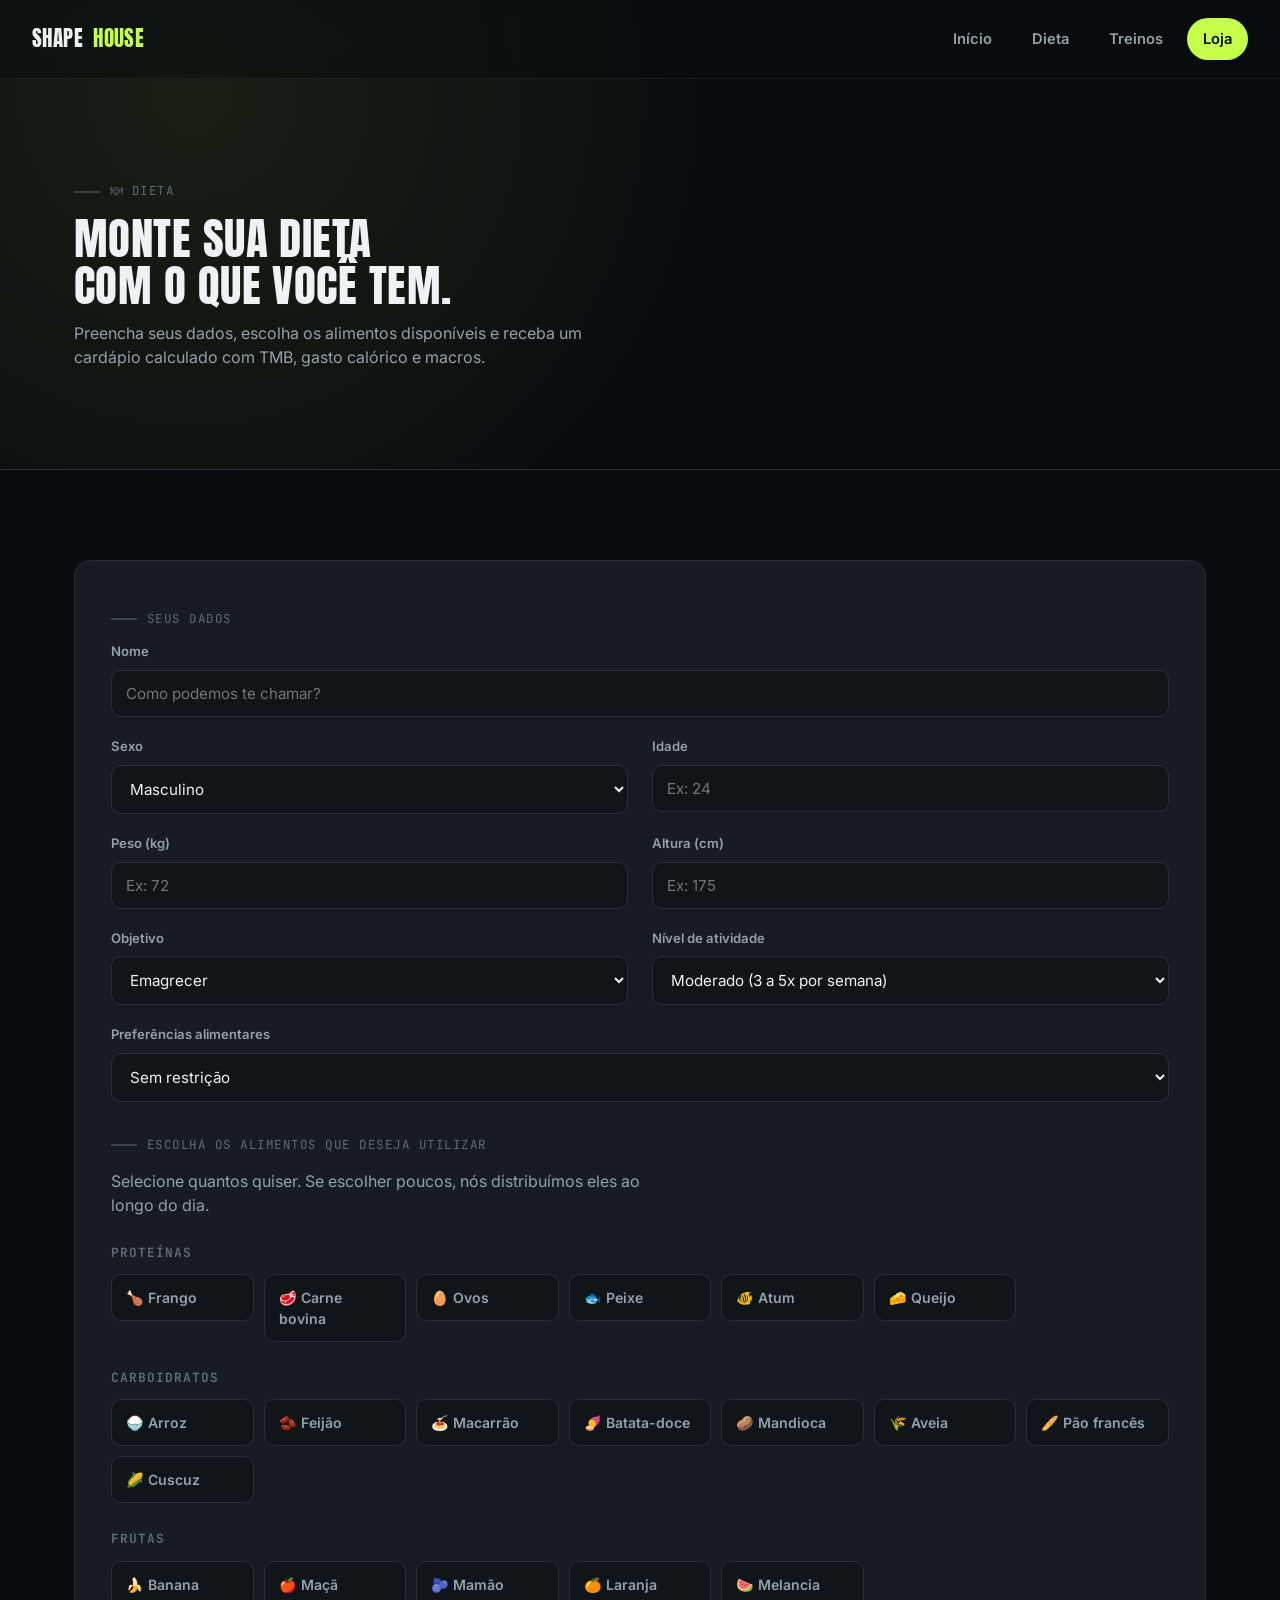
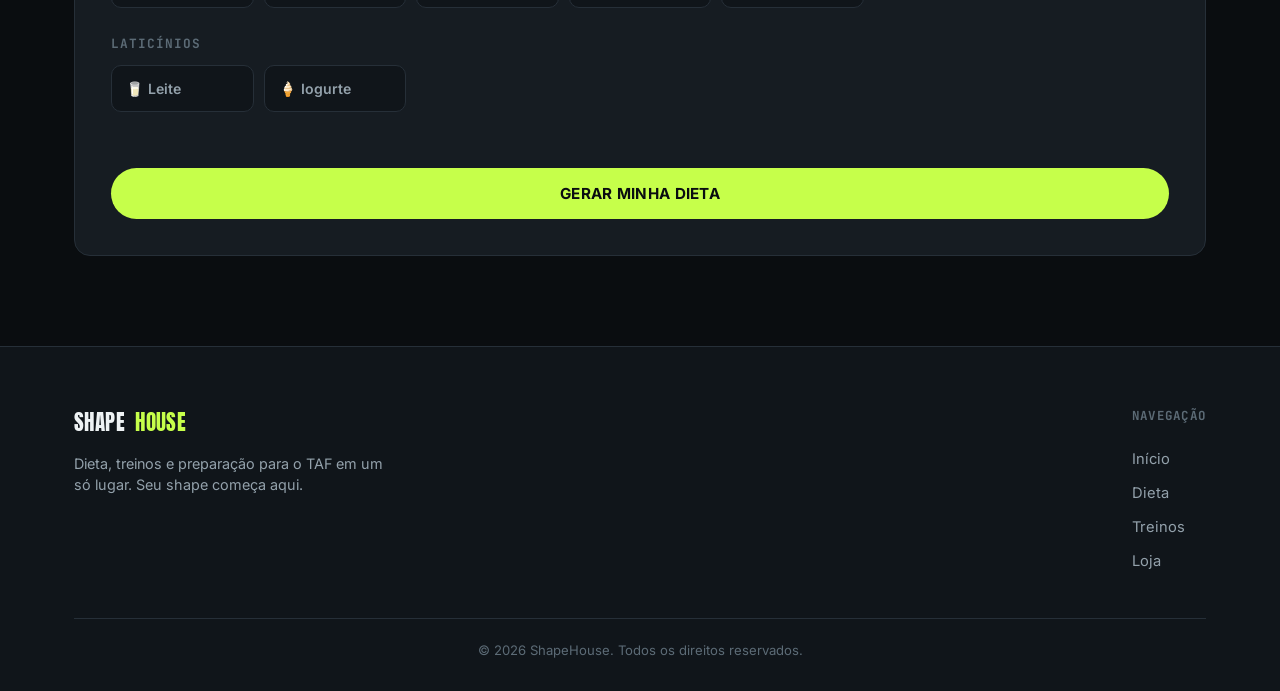
<file: loja.html>
<!DOCTYPE html>
<html lang="pt-BR">
<head>
<meta charset="UTF-8">
<meta name="viewport" content="width=device-width, initial-scale=1.0">
<title>Dieta — ShapeHouse</title>
<meta name="description" content="Monte sua dieta personalizada com os alimentos que você já tem disponível.">
<link rel="stylesheet" href="style.css">
</head>
<body>

<header class="site-header">
  <a href="index.html" class="brand">Shape<span class="dot">House</span></a>
  <nav class="nav-links">
    <a href="index.html">Início</a>
    <a href="dieta.html">Dieta</a>
    <a href="treino.html">Treinos</a>
    <a href="loja.html">Loja</a>
  </nav>
  <button class="nav-toggle" aria-label="Abrir menu" aria-expanded="false">☰</button>
</header>

<section class="page-hero">
  <div class="container">
    <p class="eyebrow">🍽 Dieta</p>
    <h1 class="section-title">Monte sua dieta<br>com o que você tem.</h1>
    <p class="section-sub">Preencha seus dados, escolha os alimentos disponíveis e receba um cardápio calculado com TMB, gasto calórico e macros.</p>
  </div>
</section>

<section class="section">
  <div class="container">
    <form id="form-dieta" class="form-card reveal-up" novalidate>

      <p class="eyebrow">Seus dados</p>
      <div class="form-grid" style="margin-bottom:34px;">
        <div class="field full">
          <label for="nome">Nome</label>
          <input type="text" id="nome" name="nome" placeholder="Como podemos te chamar?" required>
        </div>

        <div class="field">
          <label for="sexo">Sexo</label>
          <select id="sexo" name="sexo" required>
            <option value="masculino">Masculino</option>
            <option value="feminino">Feminino</option>
          </select>
        </div>

        <div class="field">
          <label for="idade">Idade</label>
          <input type="number" id="idade" name="idade" min="14" max="90" placeholder="Ex: 24" required>
        </div>

        <div class="field">
          <label for="peso">Peso (kg)</label>
          <input type="number" id="peso" name="peso" min="30" max="250" step="0.1" placeholder="Ex: 72" required>
        </div>

        <div class="field">
          <label for="altura">Altura (cm)</label>
          <input type="number" id="altura" name="altura" min="120" max="230" placeholder="Ex: 175" required>
        </div>

        <div class="field">
          <label for="objetivo">Objetivo</label>
          <select id="objetivo" name="objetivo" required>
            <option value="emagrecer">Emagrecer</option>
            <option value="manter">Manter o peso</option>
            <option value="ganhar">Ganhar massa muscular</option>
          </select>
        </div>

        <div class="field">
          <label for="atividade">Nível de atividade</label>
          <select id="atividade" name="atividade" required>
            <option value="1.2">Sedentário (pouco ou nenhum exercício)</option>
            <option value="1.375">Leve (1 a 3x por semana)</option>
            <option value="1.55" selected>Moderado (3 a 5x por semana)</option>
            <option value="1.725">Intenso (6 a 7x por semana)</option>
            <option value="1.9">Muito intenso (2x por dia / físico)</option>
          </select>
        </div>

        <div class="field full">
          <label for="preferencia">Preferências alimentares</label>
          <select id="preferencia" name="preferencia">
            <option value="sem-restricao">Sem restrição</option>
            <option value="sem-carne-vermelha">Sem carne vermelha</option>
            <option value="vegetariano">Vegetariano (sem carnes)</option>
            <option value="sem-lactose">Sem lactose</option>
          </select>
        </div>
      </div>

      <p class="eyebrow">Escolha os alimentos que deseja utilizar</p>
      <p class="section-sub" style="margin-bottom:26px;">Selecione quantos quiser. Se escolher poucos, nós distribuímos eles ao longo do dia.</p>

      <div class="food-group">
        <h4>Proteínas</h4>
        <div class="check-grid" data-group="proteinas">
          <div class="pill-option"><input type="checkbox" id="f-frango" value="frango"><label for="f-frango">🍗 Frango</label></div>
          <div class="pill-option"><input type="checkbox" id="f-carne" value="carne"><label for="f-carne">🥩 Carne bovina</label></div>
          <div class="pill-option"><input type="checkbox" id="f-ovos" value="ovos"><label for="f-ovos">🥚 Ovos</label></div>
          <div class="pill-option"><input type="checkbox" id="f-peixe" value="peixe"><label for="f-peixe">🐟 Peixe</label></div>
          <div class="pill-option"><input type="checkbox" id="f-atum" value="atum"><label for="f-atum">🐠 Atum</label></div>
          <div class="pill-option"><input type="checkbox" id="f-queijo" value="queijo"><label for="f-queijo">🧀 Queijo</label></div>
        </div>
      </div>

      <div class="food-group">
        <h4>Carboidratos</h4>
        <div class="check-grid" data-group="carboidratos">
          <div class="pill-option"><input type="checkbox" id="f-arroz" value="arroz"><label for="f-arroz">🍚 Arroz</label></div>
          <div class="pill-option"><input type="checkbox" id="f-feijao" value="feijao"><label for="f-feijao">🫘 Feijão</label></div>
          <div class="pill-option"><input type="checkbox" id="f-macarrao" value="macarrao"><label for="f-macarrao">🍝 Macarrão</label></div>
          <div class="pill-option"><input type="checkbox" id="f-batata" value="batata"><label for="f-batata">🍠 Batata-doce</label></div>
          <div class="pill-option"><input type="checkbox" id="f-mandioca" value="mandioca"><label for="f-mandioca">🥔 Mandioca</label></div>
          <div class="pill-option"><input type="checkbox" id="f-aveia" value="aveia"><label for="f-aveia">🌾 Aveia</label></div>
          <div class="pill-option"><input type="checkbox" id="f-pao" value="pao"><label for="f-pao">🥖 Pão francês</label></div>
          <div class="pill-option"><input type="checkbox" id="f-cuscuz" value="cuscuz"><label for="f-cuscuz">🌽 Cuscuz</label></div>
        </div>
      </div>

      <div class="food-group">
        <h4>Frutas</h4>
        <div class="check-grid" data-group="frutas">
          <div class="pill-option"><input type="checkbox" id="f-banana" value="banana"><label for="f-banana">🍌 Banana</label></div>
          <div class="pill-option"><input type="checkbox" id="f-maca" value="maca"><label for="f-maca">🍎 Maçã</label></div>
          <div class="pill-option"><input type="checkbox" id="f-mamao" value="mamao"><label for="f-mamao">🫐 Mamão</label></div>
          <div class="pill-option"><input type="checkbox" id="f-laranja" value="laranja"><label for="f-laranja">🍊 Laranja</label></div>
          <div class="pill-option"><input type="checkbox" id="f-melancia" value="melancia"><label for="f-melancia">🍉 Melancia</label></div>
        </div>
      </div>

      <div class="food-group">
        <h4>Laticínios</h4>
        <div class="check-grid" data-group="laticinios">
          <div class="pill-option"><input type="checkbox" id="f-leite" value="leite"><label for="f-leite">🥛 Leite</label></div>
          <div class="pill-option"><input type="checkbox" id="f-iogurte" value="iogurte"><label for="f-iogurte">🍦 Iogurte</label></div>
        </div>
      </div>

      <p id="erro-alimentos" style="color:var(--c-taf); font-size:.88rem; display:none; margin:10px 0 0;">Selecione ao menos um alimento em qualquer categoria.</p>

      <button type="submit" class="btn btn-primary btn-block" style="margin-top:30px;">GERAR MINHA DIETA</button>
    </form>

    <!-- ===================== RESULTADO ===================== -->
    <div id="resultado" class="result-wrap">
      <p class="eyebrow">Resultado para <span id="res-nome">você</span></p>
      <h2 class="section-title">Seu plano calculado</h2>

      <div class="scoreboard">
        <div class="score-cell"><b id="res-tmb">—</b><span>TMB (kcal)</span></div>
        <div class="score-cell"><b id="res-get">—</b><span>GET (kcal)</span></div>
        <div class="score-cell"><b id="res-meta">—</b><span>Meta diária (kcal)</span></div>
        <div class="score-cell p"><b id="res-prot">—</b><span>Proteínas (g)</span></div>
      </div>
      <div class="scoreboard" style="margin-top:-20px;">
        <div class="score-cell c"><b id="res-carb">—</b><span>Carboidratos (g)</span></div>
        <div class="score-cell g"><b id="res-gord">—</b><span>Gorduras (g)</span></div>
        <div class="score-cell"><b id="res-refeicoes">—</b><span>Refeições / dia</span></div>
        <div class="score-cell"><b id="res-agua">—</b><span>Água sugerida (ml)</span></div>
      </div>

      <div id="lista-refeicoes" style="margin-top:40px;"></div>
    </div>
  </div>
</section>

<footer class="site-footer">
  <div class="container">
    <div class="footer-grid">
      <div class="footer-brand">
        <a href="index.html" class="brand">Shape<span class="dot">House</span></a>
        <p>Dieta, treinos e preparação para o TAF em um só lugar. Seu shape começa aqui.</p>
      </div>
      <div class="footer-cols">
        <div class="footer-col">
          <h4>Navegação</h4>
          <a href="index.html">Início</a>
          <a href="dieta.html">Dieta</a>
          <a href="treino.html">Treinos</a>
          <a href="loja.html">Loja</a>
        </div>
      </div>
    </div>
    <div class="footer-bottom">© 2026 ShapeHouse. Todos os direitos reservados.</div>
  </div>
</footer>

<script src="script.js"></script>
<script src="dieta.js"></script>
</body>
</html>
</file>
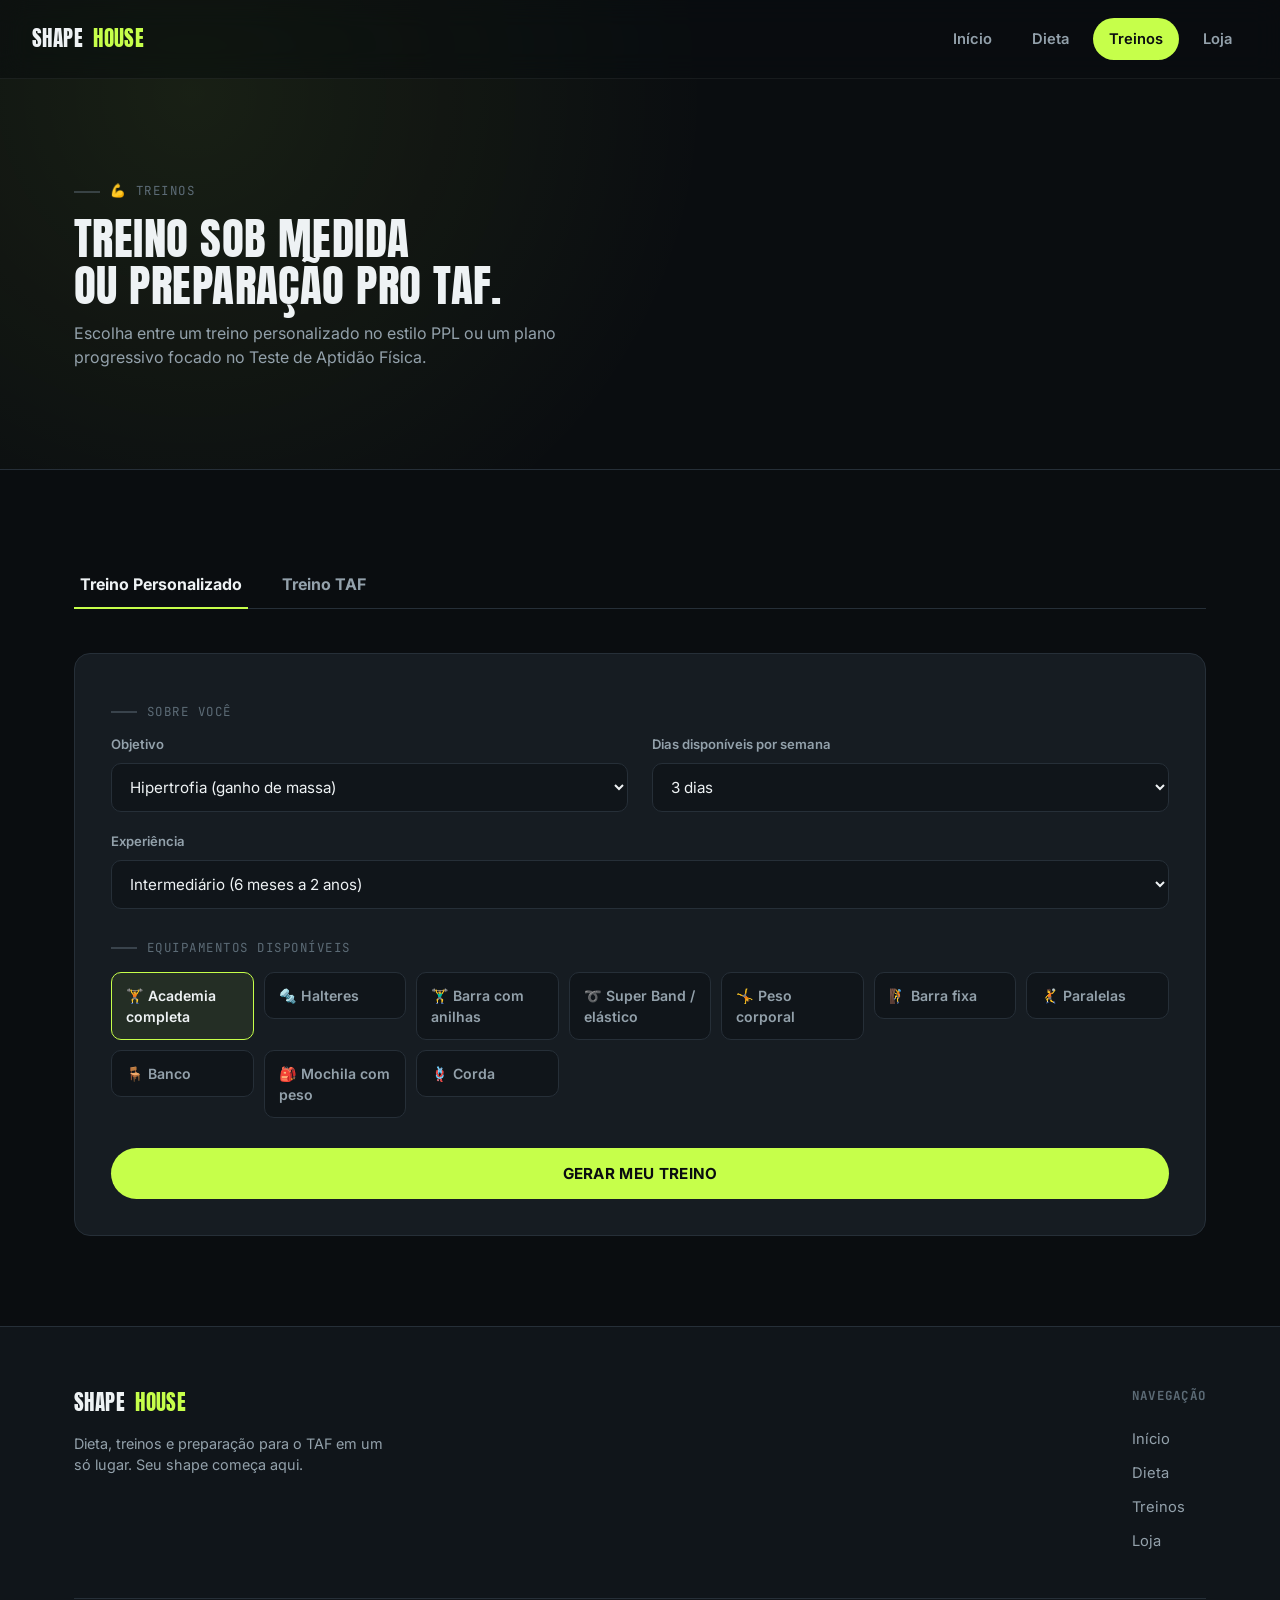
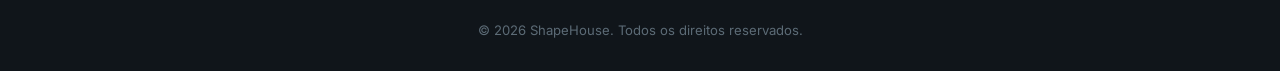
<file: treino.html>
<!DOCTYPE html>
<html lang="pt-BR">
<head>
<meta charset="UTF-8">
<meta name="viewport" content="width=device-width, initial-scale=1.0">
<title>Treinos — ShapeHouse</title>
<meta name="description" content="Treino personalizado no estilo PPL e treino TAF progressivo para o teste de aptidão física.">
<link rel="stylesheet" href="style.css">
</head>
<body>

<header class="site-header">
  <a href="index.html" class="brand">Shape<span class="dot">House</span></a>
  <nav class="nav-links">
    <a href="index.html">Início</a>
    <a href="dieta.html">Dieta</a>
    <a href="treino.html">Treinos</a>
    <a href="loja.html">Loja</a>
  </nav>
  <button class="nav-toggle" aria-label="Abrir menu" aria-expanded="false">☰</button>
</header>

<section class="page-hero">
  <div class="container">
    <p class="eyebrow">💪 Treinos</p>
    <h1 class="section-title">Treino sob medida<br>ou preparação pro TAF.</h1>
    <p class="section-sub">Escolha entre um treino personalizado no estilo PPL ou um plano progressivo focado no Teste de Aptidão Física.</p>
  </div>
</section>

<section class="section">
  <div class="container">
    <div class="tabs">
      <button class="tab-btn active" data-tab="personalizado">Treino Personalizado</button>
      <button class="tab-btn" data-tab="taf">Treino TAF</button>
    </div>

    <!-- ===================== TREINO PERSONALIZADO ===================== -->
    <div class="tab-panel active" id="panel-personalizado">
      <form id="form-treino" class="form-card reveal-up" novalidate>
        <p class="eyebrow">Sobre você</p>
        <div class="form-grid" style="margin-bottom: 30px;">
          <div class="field">
            <label for="tr-objetivo">Objetivo</label>
            <select id="tr-objetivo" required>
              <option value="hipertrofia">Hipertrofia (ganho de massa)</option>
              <option value="forca">Força</option>
              <option value="emagrecimento">Emagrecimento</option>
              <option value="resistencia">Resistência muscular</option>
            </select>
          </div>
          <div class="field">
            <label for="tr-dias">Dias disponíveis por semana</label>
            <select id="tr-dias" required>
              <option value="2">2 dias</option>
              <option value="3" selected>3 dias</option>
              <option value="4">4 dias</option>
              <option value="5">5 dias</option>
              <option value="6">6 dias</option>
            </select>
          </div>
          <div class="field full">
            <label for="tr-experiencia">Experiência</label>
            <select id="tr-experiencia" required>
              <option value="iniciante">Iniciante (menos de 6 meses)</option>
              <option value="intermediario" selected>Intermediário (6 meses a 2 anos)</option>
              <option value="avancado">Avançado (mais de 2 anos)</option>
            </select>
          </div>
        </div>

        <p class="eyebrow">Equipamentos disponíveis</p>
        <div class="check-grid" style="margin-bottom: 30px;">
          <div class="pill-option"><input type="checkbox" id="eq-academia" value="academia" checked><label for="eq-academia">🏋️ Academia completa</label></div>
          <div class="pill-option"><input type="checkbox" id="eq-halteres" value="halteres"><label for="eq-halteres">🔩 Halteres</label></div>
          <div class="pill-option"><input type="checkbox" id="eq-barraanilhas" value="barraanilhas"><label for="eq-barraanilhas">🏋️‍♂️ Barra com anilhas</label></div>
          <div class="pill-option"><input type="checkbox" id="eq-elasticos" value="elasticos"><label for="eq-elasticos">➰ Super Band / elástico</label></div>
          <div class="pill-option"><input type="checkbox" id="eq-corporal" value="corporal"><label for="eq-corporal">🤸 Peso corporal</label></div>
          <div class="pill-option"><input type="checkbox" id="eq-barra" value="barra"><label for="eq-barra">🧗 Barra fixa</label></div>
          <div class="pill-option"><input type="checkbox" id="eq-paralelas" value="paralelas"><label for="eq-paralelas">🤾 Paralelas</label></div>
          <div class="pill-option"><input type="checkbox" id="eq-banco" value="banco"><label for="eq-banco">🪑 Banco</label></div>
          <div class="pill-option"><input type="checkbox" id="eq-mochila" value="mochila"><label for="eq-mochila">🎒 Mochila com peso</label></div>
          <div class="pill-option"><input type="checkbox" id="eq-corda" value="corda"><label for="eq-corda">🪢 Corda</label></div>
        </div>
        <p id="erro-equip" style="color:var(--c-taf); font-size:.88rem; display:none; margin-bottom:20px;">Selecione ao menos um equipamento.</p>

        <button type="submit" class="btn btn-primary btn-block">GERAR MEU TREINO</button>
      </form>

      <div id="resultado-treino" class="result-wrap">
        <p class="eyebrow">Seu plano</p>
        <h2 class="section-title" id="tr-titulo-plano">Seu treino PPL</h2>
        <p class="section-sub" id="tr-sub-plano"></p>
        <div id="dias-treino"></div>
      </div>
    </div>

    <!-- ===================== TREINO TAF ===================== -->
    <div class="tab-panel" id="panel-taf">
      <p class="eyebrow">Escolha seu nível</p>
      <div class="taf-levels" id="taf-niveis">
        <div class="taf-level-card" data-nivel="iniciante">
          <span class="lvl-icon">🥉</span>
          <h4>Iniciante</h4>
          <p>Primeiro contato com o TAF. Foco em base e consistência.</p>
        </div>
        <div class="taf-level-card" data-nivel="intermediario">
          <span class="lvl-icon">🥈</span>
          <h4>Intermediário</h4>
          <p>Já treina, quer evoluir tempo, distância e repetições.</p>
        </div>
        <div class="taf-level-card" data-nivel="avancado">
          <span class="lvl-icon">🥇</span>
          <h4>Avançado</h4>
          <p>Perto da nota máxima, busca refinar cada detalhe.</p>
        </div>
      </div>

      <form id="form-taf" class="form-card reveal-up" novalidate style="display:none;">
        <p class="eyebrow">Seu desempenho atual</p>
        <div class="form-grid">
          <div class="field">
            <label for="taf-barras">Quantas barras fixas você consegue fazer?</label>
            <input type="number" id="taf-barras" min="0" max="60" placeholder="Ex: 6" required>
          </div>
          <div class="field">
            <label for="taf-50m">Tempo na corrida de 50 metros (segundos)</label>
            <input type="number" id="taf-50m" min="4" max="30" step="0.1" placeholder="Ex: 8.5" required>
          </div>
          <div class="field">
            <label for="taf-12min">Distância percorrida em 12 minutos (metros)</label>
            <input type="number" id="taf-12min" min="800" max="4000" step="10" placeholder="Ex: 2200" required>
          </div>
          <div class="field">
            <label for="taf-abdominais">Abdominais em 1 minuto</label>
            <input type="number" id="taf-abdominais" min="0" max="100" placeholder="Ex: 35" required>
          </div>
        </div>
        <button type="submit" class="btn btn-primary btn-block" style="margin-top:24px;">GERAR PLANO TAF</button>
      </form>

      <div id="resultado-taf" class="result-wrap">
        <p class="eyebrow">Plano progressivo — <span id="taf-res-nivel">—</span></p>
        <h2 class="section-title">4 semanas até sua evolução</h2>
        <p class="section-sub" id="taf-res-sub"></p>
        <div id="taf-semanas"></div>
      </div>
    </div>
  </div>
</section>

<footer class="site-footer">
  <div class="container">
    <div class="footer-grid">
      <div class="footer-brand">
        <a href="index.html" class="brand">Shape<span class="dot">House</span></a>
        <p>Dieta, treinos e preparação para o TAF em um só lugar. Seu shape começa aqui.</p>
      </div>
      <div class="footer-cols">
        <div class="footer-col">
          <h4>Navegação</h4>
          <a href="index.html">Início</a>
          <a href="dieta.html">Dieta</a>
          <a href="treino.html">Treinos</a>
          <a href="loja.html">Loja</a>
        </div>
      </div>
    </div>
    <div class="footer-bottom">© 2026 ShapeHouse. Todos os direitos reservados.</div>
  </div>
</footer>

<script src="script.js"></script>
<script src="treino.js"></script>
</body>
</html>
</file>
<file: style.css>
/* =========================================================================
   SHAPEHOUSE — Design System
   Paleta: grafite escuro + accents por disciplina (verde=dieta, azul=treino,
   laranja=TAF, dourado=loja). Tipografia: Anton (display) + Inter (corpo) +
   JetBrains Mono (dados/placar).
   ========================================================================= */

@import url('https://fonts.googleapis.com/css2?family=Anton&family=Inter:wght@400;500;600;700;800&family=JetBrains+Mono:wght@500;700&display=swap');

:root{
  /* cores base */
  --bg: #0a0d10;
  --bg-soft: #10151a;
  --surface: #161c22;
  --surface-2: #1d252c;
  --border: #262f38;
  --text: #eef2f4;
  --text-dim: #93a1ab;
  --text-mute: #5c6b76;

  /* accents por disciplina */
  --c-brand: #c6ff4a;      /* lima — marca / CTA principal */
  --c-brand-dark: #8fd400;
  --c-dieta: #5be089;      /* verde */
  --c-treino: #4aa8ff;     /* azul */
  --c-taf: #ff5a3c;        /* laranja/vermelho */
  --c-loja: #ffc94a;       /* dourado */

  /* tipografia */
  --f-display: 'Anton', sans-serif;
  --f-body: 'Inter', sans-serif;
  --f-mono: 'JetBrains Mono', monospace;

  --radius: 16px;
  --radius-sm: 10px;
  --shadow: 0 20px 50px -20px rgba(0,0,0,.6);
  --ease: cubic-bezier(.22,1,.36,1);
}

*,*::before,*::after{ box-sizing: border-box; }
html{ scroll-behavior: smooth; }
body{
  margin:0;
  background: var(--bg);
  color: var(--text);
  font-family: var(--f-body);
  line-height: 1.5;
  -webkit-font-smoothing: antialiased;
}
img{ max-width:100%; display:block; }
a{ color:inherit; text-decoration:none; }
ul{ list-style:none; margin:0; padding:0; }
button{ font-family: inherit; cursor:pointer; }
input, select{ font-family: inherit; }

.container{
  max-width: 1180px;
  margin: 0 auto;
  padding: 0 24px;
}

::selection{ background: var(--c-brand); color:#0a0d10; }

@media (prefers-reduced-motion: reduce){
  *{ animation-duration: .001ms !important; animation-iteration-count: 1 !important; transition-duration: .001ms !important; scroll-behavior: auto !important; }
}

/* ---------- utilitários de título ---------- */
.eyebrow{
  font-family: var(--f-mono);
  font-size: .78rem;
  letter-spacing: .12em;
  text-transform: uppercase;
  color: var(--text-mute);
  display:flex;
  align-items:center;
  gap:10px;
  margin-bottom: 14px;
}
.eyebrow::before{
  content:'';
  width: 26px; height: 2px;
  background: currentColor;
  opacity:.5;
}
.section-title{
  font-family: var(--f-display);
  font-weight: 400;
  letter-spacing: .01em;
  text-transform: uppercase;
  font-size: clamp(1.8rem, 4vw, 2.8rem);
  line-height: 1.05;
  margin: 0 0 12px;
}
.section-sub{
  color: var(--text-dim);
  max-width: 560px;
  margin: 0 0 40px;
  font-size: 1rem;
}

/* ---------- header / nav ---------- */
.site-header{
  position: fixed;
  top:0; left:0; right:0;
  z-index: 100;
  display:flex;
  align-items:center;
  justify-content:space-between;
  padding: 18px 32px;
  background: rgba(10,13,16,.55);
  backdrop-filter: blur(14px) saturate(140%);
  border-bottom: 1px solid rgba(255,255,255,.06);
  transition: background .3s var(--ease);
}
.brand{
  display:flex;
  align-items:center;
  gap:10px;
  font-family: var(--f-display);
  font-size: 1.3rem;
  letter-spacing: .02em;
  text-transform: uppercase;
}
.brand .dot{ color: var(--c-brand); }
.nav-links{
  display:flex;
  gap: 8px;
}
.nav-links a{
  font-size: .92rem;
  font-weight: 600;
  padding: 10px 16px;
  border-radius: 999px;
  color: var(--text-dim);
  transition: color .25s var(--ease), background .25s var(--ease);
}
.nav-links a:hover, .nav-links a.active{
  color: var(--bg);
  background: var(--c-brand);
}
.nav-toggle{
  display:none;
  width: 42px; height:42px;
  border-radius: 10px;
  border: 1px solid var(--border);
  background: var(--surface);
  color: var(--text);
  align-items:center;
  justify-content:center;
  font-size: 1.2rem;
}

/* ---------- botões ---------- */
.btn{
  display:inline-flex;
  align-items:center;
  justify-content:center;
  gap: 10px;
  font-weight: 700;
  font-size: .95rem;
  letter-spacing: .02em;
  padding: 16px 30px;
  border-radius: 999px;
  border: none;
  cursor: pointer;
  transition: transform .3s var(--ease), box-shadow .3s var(--ease), background .3s var(--ease);
  white-space: nowrap;
}
.btn-primary{
  background: var(--c-brand);
  color: #0a0d10;
  box-shadow: 0 0 0 0 rgba(198,255,74,.5);
}
.btn-primary:hover{
  transform: translateY(-3px);
  box-shadow: 0 14px 30px -10px rgba(198,255,74,.55);
}
.btn-outline{
  background: transparent;
  border: 1px solid var(--border);
  color: var(--text);
}
.btn-outline:hover{
  border-color: var(--c-brand);
  color: var(--c-brand);
  transform: translateY(-2px);
}
.btn-block{ width:100%; }
.btn:active{ transform: translateY(0) scale(.98); }

/* ---------- HERO ---------- */
.hero{
  position: relative;
  min-height: 100svh;
  display:flex;
  align-items:flex-end;
  overflow:hidden;
  isolation:isolate;
}
.hero-media{
  position:absolute; inset:0;
  z-index:-2;
  background:
    radial-gradient(circle at 30% 20%, rgba(198,255,74,.18), transparent 45%),
    linear-gradient(155deg, #10151a 0%, #1a2128 55%, #0a0d10 100%);
}
.hero-media img{
  width:100%; height:100%; object-fit:cover;
  transform: scale(1.08);
  animation: heroZoom 16s ease-out forwards;
}
@keyframes heroZoom{ to{ transform: scale(1); } }
.hero-media::after{
  content:'';
  position:absolute; inset:0;
  background:
    linear-gradient(180deg, rgba(10,13,16,.55) 0%, rgba(10,13,16,.35) 35%, rgba(10,13,16,.96) 92%),
    linear-gradient(90deg, rgba(10,13,16,.85) 0%, rgba(10,13,16,.15) 55%);
}
.hero-content{
  position:relative;
  z-index:1;
  padding: 0 24px 100px;
  max-width: 1180px;
  margin: 0 auto;
  width:100%;
}
.hero-eyebrow{
  font-family: var(--f-mono);
  color: var(--c-brand);
  letter-spacing: .18em;
  text-transform: uppercase;
  font-size: .82rem;
  margin-bottom: 18px;
  opacity:0;
  animation: fadeUp .8s var(--ease) .1s forwards;
}
.hero-title{
  font-family: var(--f-display);
  font-weight: 400;
  text-transform: uppercase;
  font-size: clamp(2.6rem, 8vw, 6.4rem);
  line-height: .96;
  letter-spacing: .01em;
  margin: 0 0 22px;
  max-width: 900px;
  opacity:0;
  animation: fadeUp .9s var(--ease) .25s forwards;
}
.hero-title span{ color: var(--c-brand); }
.hero-subtitle{
  color: var(--text-dim);
  font-size: 1.1rem;
  max-width: 480px;
  margin: 0 0 36px;
  opacity:0;
  animation: fadeUp .9s var(--ease) .4s forwards;
}
.hero-cta{
  opacity:0;
  animation: fadeUp .9s var(--ease) .55s forwards;
}
@keyframes fadeUp{
  from{ opacity:0; transform: translateY(26px); }
  to{ opacity:1; transform: translateY(0); }
}
.scroll-cue{
  position:absolute;
  right: 32px; bottom: 32px;
  writing-mode: vertical-rl;
  font-family: var(--f-mono);
  font-size: .72rem;
  letter-spacing: .16em;
  color: var(--text-mute);
  display:flex; align-items:center; gap:10px;
  z-index:1;
}
.scroll-cue::after{
  content:'';
  width:1px; height: 46px;
  background: linear-gradient(var(--text-mute), transparent);
}

/* ---------- CARDS de navegação (home) ---------- */
.cards-section{ padding: 100px 0 60px; }
.card-grid{
  display:grid;
  grid-template-columns: repeat(4, 1fr);
  gap: 22px;
}
.nav-card{
  position: relative;
  background: var(--surface);
  border: 1px solid var(--border);
  border-radius: var(--radius);
  padding: 30px 24px 26px;
  overflow:hidden;
  transition: transform .45s var(--ease), border-color .45s var(--ease), box-shadow .45s var(--ease);
  opacity:0;
  transform: translateY(30px);
}
.nav-card.reveal{ animation: cardIn .7s var(--ease) forwards; }
@keyframes cardIn{ to{ opacity:1; transform: translateY(0); } }
.nav-card::before{
  content:'';
  position:absolute; top:0; left:0; right:0; height: 4px;
  background: var(--accent, var(--c-brand));
  transform: scaleX(0);
  transform-origin:left;
  transition: transform .5s var(--ease);
}
.nav-card:hover::before{ transform: scaleX(1); }
.nav-card:hover{
  transform: translateY(-10px);
  border-color: var(--accent, var(--c-brand));
  box-shadow: var(--shadow);
}
.nav-card .icon{
  font-size: 2.2rem;
  display:inline-block;
  margin-bottom: 22px;
  transition: transform .5s var(--ease);
}
.nav-card:hover .icon{ transform: scale(1.15) rotate(-6deg); }
.nav-card h3{
  font-family: var(--f-display);
  font-weight:400;
  text-transform: uppercase;
  font-size: 1.3rem;
  margin: 0 0 10px;
}
.nav-card p{
  color: var(--text-dim);
  font-size: .92rem;
  margin: 0 0 20px;
}
.nav-card .go{
  font-family: var(--f-mono);
  font-size: .78rem;
  color: var(--accent, var(--c-brand));
  display:flex; align-items:center; gap:8px;
}
.nav-card .go svg{ transition: transform .35s var(--ease); }
.nav-card:hover .go svg{ transform: translateX(6px); }

.nav-card.dieta{ --accent: var(--c-dieta); }
.nav-card.treino{ --accent: var(--c-treino); }
.nav-card.taf{ --accent: var(--c-taf); }
.nav-card.loja{ --accent: var(--c-loja); }

/* ---------- FAIXA DE NÚMEROS ---------- */
.stats-strip{
  display:grid;
  grid-template-columns: repeat(4,1fr);
  gap: 1px;
  background: var(--border);
  border: 1px solid var(--border);
  border-radius: var(--radius);
  overflow:hidden;
  margin: 90px 0;
}
.stat{
  background: var(--bg-soft);
  padding: 30px 24px;
  text-align:center;
}
.stat b{
  display:block;
  font-family: var(--f-mono);
  font-size: 2rem;
  color: var(--c-brand);
}
.stat span{
  color: var(--text-mute);
  font-size: .82rem;
  text-transform:uppercase;
  letter-spacing:.06em;
}

/* ---------- seção genérica / features ---------- */
.section{ padding: 90px 0; }
.section.alt{ background: var(--bg-soft); border-top:1px solid var(--border); border-bottom:1px solid var(--border); }

/* ---------- footer ---------- */
.site-footer{
  padding: 60px 0 30px;
  border-top: 1px solid var(--border);
  background: var(--bg-soft);
}
.footer-grid{
  display:flex;
  justify-content:space-between;
  flex-wrap:wrap;
  gap: 30px;
  margin-bottom: 40px;
}
.footer-brand p{ color: var(--text-dim); max-width:320px; font-size:.9rem; }
.footer-cols{ display:flex; gap: 60px; }
.footer-col h4{
  font-family: var(--f-mono);
  font-size:.78rem;
  text-transform:uppercase;
  letter-spacing:.1em;
  color: var(--text-mute);
  margin: 0 0 16px;
}
.footer-col a{
  display:block;
  color: var(--text-dim);
  font-size: .92rem;
  padding: 6px 0;
  transition: color .2s;
}
.footer-col a:hover{ color: var(--c-brand); }
.footer-bottom{
  color: var(--text-mute);
  font-size: .82rem;
  border-top: 1px solid var(--border);
  padding-top: 22px;
  text-align:center;
}

/* ---------- scroll reveal genérico ---------- */
.reveal-up{
  opacity:0;
  transform: translateY(34px);
  transition: opacity .8s var(--ease), transform .8s var(--ease);
}
.reveal-up.in-view{ opacity:1; transform: translateY(0); }

/* ---------- Sub-hero (páginas internas) ---------- */
.page-hero{
  padding: 170px 0 60px;
  background:
    radial-gradient(circle at 15% 20%, rgba(198,255,74,.08), transparent 45%),
    var(--bg);
  border-bottom: 1px solid var(--border);
}
.page-hero .eyebrow{ justify-content:flex-start; }

/* ---------- Tabs (Treino) ---------- */
.tabs{
  display:flex;
  gap: 10px;
  margin-bottom: 44px;
  border-bottom: 1px solid var(--border);
}
.tab-btn{
  background: none;
  border: none;
  color: var(--text-dim);
  font-weight: 700;
  font-size: 1rem;
  padding: 14px 6px;
  position: relative;
  transition: color .25s;
}
.tab-btn::after{
  content:'';
  position:absolute; left:0; right:0; bottom:-1px; height:2px;
  background: var(--c-brand);
  transform: scaleX(0);
  transition: transform .3s var(--ease);
}
.tab-btn.active{ color: var(--text); }
.tab-btn.active::after{ transform: scaleX(1); }
.tab-btn + .tab-btn{ margin-left: 18px; }
.tab-panel{ display:none; }
.tab-panel.active{ display:block; animation: fadeUp .5s var(--ease); }

/* ---------- Formulários ---------- */
.form-card{
  background: var(--surface);
  border: 1px solid var(--border);
  border-radius: var(--radius);
  padding: 36px;
}
.form-grid{
  display:grid;
  grid-template-columns: repeat(2, 1fr);
  gap: 20px 24px;
}
.field{ display:flex; flex-direction:column; gap:8px; }
.field.full{ grid-column: 1 / -1; }
.field label{
  font-size: .82rem;
  font-weight: 600;
  color: var(--text-dim);
}
.field input[type=text],
.field input[type=number],
.field select{
  background: var(--bg-soft);
  border: 1px solid var(--border);
  color: var(--text);
  padding: 13px 14px;
  border-radius: var(--radius-sm);
  font-size: .95rem;
  transition: border-color .2s, box-shadow .2s;
  outline: none;
}
.field input:focus, .field select:focus{
  border-color: var(--c-brand);
  box-shadow: 0 0 0 3px rgba(198,255,74,.15);
}
.radio-grid, .check-grid{
  display:grid;
  grid-template-columns: repeat(auto-fill, minmax(140px,1fr));
  gap: 10px;
}
.pill-option{
  position:relative;
}
.pill-option input{
  position:absolute;
  opacity:0;
  inset:0;
  width:100%; height:100%;
  cursor:pointer;
  margin:0;
}
.pill-option label{
  display:flex;
  align-items:center;
  gap:8px;
  background: var(--bg-soft);
  border: 1px solid var(--border);
  border-radius: var(--radius-sm);
  padding: 12px 14px;
  font-size: .88rem;
  font-weight:600;
  color: var(--text-dim);
  transition: all .2s var(--ease);
  cursor:pointer;
}
.pill-option input:checked + label{
  border-color: var(--c-brand);
  color: var(--text);
  background: rgba(198,255,74,.08);
}
.pill-option input:focus-visible + label{
  outline: 2px solid var(--c-brand);
  outline-offset: 2px;
}

.food-group{ margin-bottom: 26px; }
.food-group h4{
  font-family: var(--f-mono);
  font-size: .8rem;
  text-transform:uppercase;
  letter-spacing:.08em;
  color: var(--text-mute);
  margin: 0 0 12px;
}

/* ---------- Resultado dieta ---------- */
.result-wrap{ margin-top: 60px; display:none; }
.result-wrap.show{ display:block; animation: fadeUp .6s var(--ease); }
.scoreboard{
  display:grid;
  grid-template-columns: repeat(4,1fr);
  gap: 1px;
  background: var(--border);
  border:1px solid var(--border);
  border-radius: var(--radius);
  overflow:hidden;
  margin-bottom: 40px;
}
.score-cell{
  background: var(--surface);
  padding: 24px 18px;
  text-align:center;
}
.score-cell b{
  font-family: var(--f-mono);
  font-size: 1.7rem;
  display:block;
  color: var(--c-brand);
}
.score-cell.p b{ color: var(--c-treino); }
.score-cell.c b{ color: var(--c-dieta); }
.score-cell.g b{ color: var(--c-taf); }
.score-cell span{
  font-size: .76rem;
  color: var(--text-mute);
  text-transform:uppercase;
  letter-spacing:.06em;
}

.meal-card{
  background: var(--surface);
  border: 1px solid var(--border);
  border-radius: var(--radius);
  padding: 26px 28px;
  margin-bottom: 18px;
}
.meal-card h4{
  font-family: var(--f-display);
  font-weight:400;
  text-transform:uppercase;
  font-size: 1.15rem;
  margin: 0 0 4px;
  color: var(--c-dieta);
}
.meal-card .meal-time{
  font-family: var(--f-mono);
  font-size: .78rem;
  color: var(--text-mute);
  margin-bottom: 16px;
  display:block;
}
.meal-items{ display:flex; flex-direction:column; gap:10px; }
.meal-item{
  display:flex;
  justify-content:space-between;
  font-size: .92rem;
  padding-bottom: 10px;
  border-bottom: 1px dashed var(--border);
}
.meal-item:last-child{ border-bottom:none; padding-bottom:0; }
.meal-item .qty{ color: var(--text-mute); font-family: var(--f-mono); font-size:.85rem; }

/* ---------- Treino gerado ---------- */
.workout-day{
  background: var(--surface);
  border: 1px solid var(--border);
  border-radius: var(--radius);
  padding: 26px 28px;
  margin-bottom: 18px;
}
.workout-day-head{
  display:flex;
  justify-content:space-between;
  align-items:baseline;
  margin-bottom: 18px;
  flex-wrap:wrap;
  gap:8px;
}
.workout-day-head h4{
  font-family: var(--f-display);
  font-weight:400;
  text-transform:uppercase;
  font-size: 1.2rem;
  color: var(--c-treino);
  margin:0;
}
.workout-day-head .badge{
  font-family: var(--f-mono);
  font-size: .76rem;
  color: var(--text-mute);
  border: 1px solid var(--border);
  padding: 4px 10px;
  border-radius: 999px;
}
.exercise-table{ width:100%; border-collapse: collapse; }
.exercise-table th{
  text-align:left;
  font-family: var(--f-mono);
  font-size: .72rem;
  text-transform:uppercase;
  letter-spacing:.06em;
  color: var(--text-mute);
  font-weight:500;
  padding: 8px 10px;
  border-bottom: 1px solid var(--border);
}
.exercise-table td{
  padding: 12px 10px;
  border-bottom: 1px solid var(--border);
  font-size: .92rem;
}
.exercise-table tr:last-child td{ border-bottom:none; }
.exercise-table td.name{ font-weight:600; }
.muscle-tag{
  font-family: var(--f-mono);
  font-size: .7rem;
  padding: 3px 8px;
  border-radius: 999px;
  background: rgba(74,168,255,.12);
  color: var(--c-treino);
}

/* ---------- TAF ---------- */
.taf-levels{
  display:grid;
  grid-template-columns: repeat(3,1fr);
  gap: 20px;
  margin-bottom: 50px;
}
.taf-level-card{
  background: var(--surface);
  border: 1px solid var(--border);
  border-radius: var(--radius);
  padding: 28px;
  text-align:center;
  cursor:pointer;
  transition: all .3s var(--ease);
}
.taf-level-card:hover{ transform: translateY(-6px); border-color: var(--c-taf); }
.taf-level-card.selected{
  border-color: var(--c-taf);
  background: rgba(255,90,60,.08);
  box-shadow: 0 0 0 1px var(--c-taf);
}
.taf-level-card .lvl-icon{ font-size: 2rem; margin-bottom: 12px; }
.taf-level-card h4{
  font-family: var(--f-display);
  font-weight:400;
  text-transform:uppercase;
  margin: 0 0 6px;
}
.taf-level-card p{ color: var(--text-dim); font-size: .85rem; margin:0; }

.taf-week-card{
  background: var(--surface);
  border: 1px solid var(--border);
  border-left: 3px solid var(--c-taf);
  border-radius: var(--radius);
  padding: 28px 30px;
  margin-bottom: 20px;
}
.taf-week-card h4{
  font-family: var(--f-display);
  font-weight:400;
  text-transform:uppercase;
  color: var(--c-taf);
  margin:0 0 4px;
}
.taf-week-goal{ color: var(--text-dim); font-size:.9rem; margin-bottom:20px; }
.taf-phases{
  display:grid;
  grid-template-columns: repeat(4,1fr);
  gap: 14px;
}
.taf-phase{
  background: var(--bg-soft);
  border: 1px solid var(--border);
  border-radius: var(--radius-sm);
  padding: 16px;
}
.taf-phase .ph-label{
  font-family: var(--f-mono);
  font-size: .7rem;
  color: var(--text-mute);
  text-transform:uppercase;
  letter-spacing:.06em;
  margin-bottom: 8px;
  display:block;
}
.taf-phase p{ margin:0; font-size: .86rem; color: var(--text); }

/* ---------- Loja ---------- */
.shop-cats{
  display:flex;
  gap: 10px;
  flex-wrap:wrap;
  margin-bottom: 44px;
}
.cat-chip{
  font-family: var(--f-mono);
  font-size: .82rem;
  padding: 10px 18px;
  border-radius: 999px;
  border: 1px solid var(--border);
  color: var(--text-dim);
  background: var(--surface);
  transition: all .25s var(--ease);
}
.cat-chip:hover, .cat-chip.active{
  color: #0a0d10;
  background: var(--c-loja);
  border-color: var(--c-loja);
}
.category-block{ margin-bottom: 64px; }
.category-block h3{
  font-family: var(--f-display);
  font-weight:400;
  text-transform:uppercase;
  font-size: 1.5rem;
  margin-bottom: 4px;
  color: var(--c-loja);
}
.category-block .cat-desc{ color: var(--text-dim); margin-bottom: 26px; }
.product-grid{
  display:grid;
  grid-template-columns: repeat(auto-fill, minmax(250px,1fr));
  gap: 22px;
}
.product-card{
  background: var(--surface);
  border: 1px solid var(--border);
  border-radius: var(--radius);
  overflow:hidden;
  transition: transform .4s var(--ease), border-color .4s var(--ease), box-shadow .4s var(--ease);
}
.product-card:hover{
  transform: translateY(-8px);
  border-color: var(--c-loja);
  box-shadow: var(--shadow);
}
.product-media{
  aspect-ratio: 4/3;
  background: linear-gradient(145deg, var(--bg-soft), var(--surface-2));
  position:relative;
  overflow:hidden;
}
.product-media img{
  width:100%; height:100%; object-fit:cover;
  transition: transform .6s var(--ease);
}
.product-card:hover .product-media img{ transform: scale(1.08); }
.product-media .ph{
  position:absolute; inset:0;
  display:flex; align-items:center; justify-content:center;
  font-size: 2.4rem;
  color: var(--text-mute);
}
.product-body{ padding: 22px; }
.product-body h4{
  font-family: var(--f-display);
  font-weight:400;
  text-transform:uppercase;
  font-size: 1.1rem;
  margin: 0 0 8px;
}
.product-body .desc{
  color: var(--text-dim);
  font-size: .88rem;
  margin: 0 0 14px;
}
.benefit-list{ display:flex; flex-direction:column; gap:6px; margin-bottom: 20px; }
.benefit-list li{
  font-size: .82rem;
  color: var(--text-dim);
  display:flex;
  gap:8px;
  align-items:flex-start;
}
.benefit-list li::before{
  content:'✓';
  color: var(--c-loja);
  font-weight:700;
}
.buy-btn{
  display:flex;
  align-items:center;
  justify-content:center;
  gap:8px;
  width:100%;
  background: var(--c-loja);
  color: #0a0d10;
  font-weight:800;
  letter-spacing:.03em;
  padding: 13px;
  border-radius: var(--radius-sm);
  transition: transform .25s var(--ease), box-shadow .25s var(--ease);
}
.buy-btn:hover{
  transform: translateY(-2px);
  box-shadow: 0 12px 24px -10px rgba(255,201,74,.5);
}

/* ---------- responsivo ---------- */
@media (max-width: 980px){
  .card-grid{ grid-template-columns: repeat(2,1fr); }
  .stats-strip{ grid-template-columns: repeat(2,1fr); }
  .form-grid{ grid-template-columns: 1fr; }
  .taf-levels{ grid-template-columns: 1fr; }
  .taf-phases{ grid-template-columns: repeat(2,1fr); }
  .footer-cols{ gap: 30px; }
  .scoreboard{ grid-template-columns: repeat(2,1fr); }
}
@media (max-width: 720px){
  .nav-links{ display:none; }
  .nav-toggle{ display:flex; }
  .card-grid{ grid-template-columns: 1fr; }
  .footer-grid{ flex-direction:column; }
  .footer-cols{ flex-wrap:wrap; }
}
</file>
